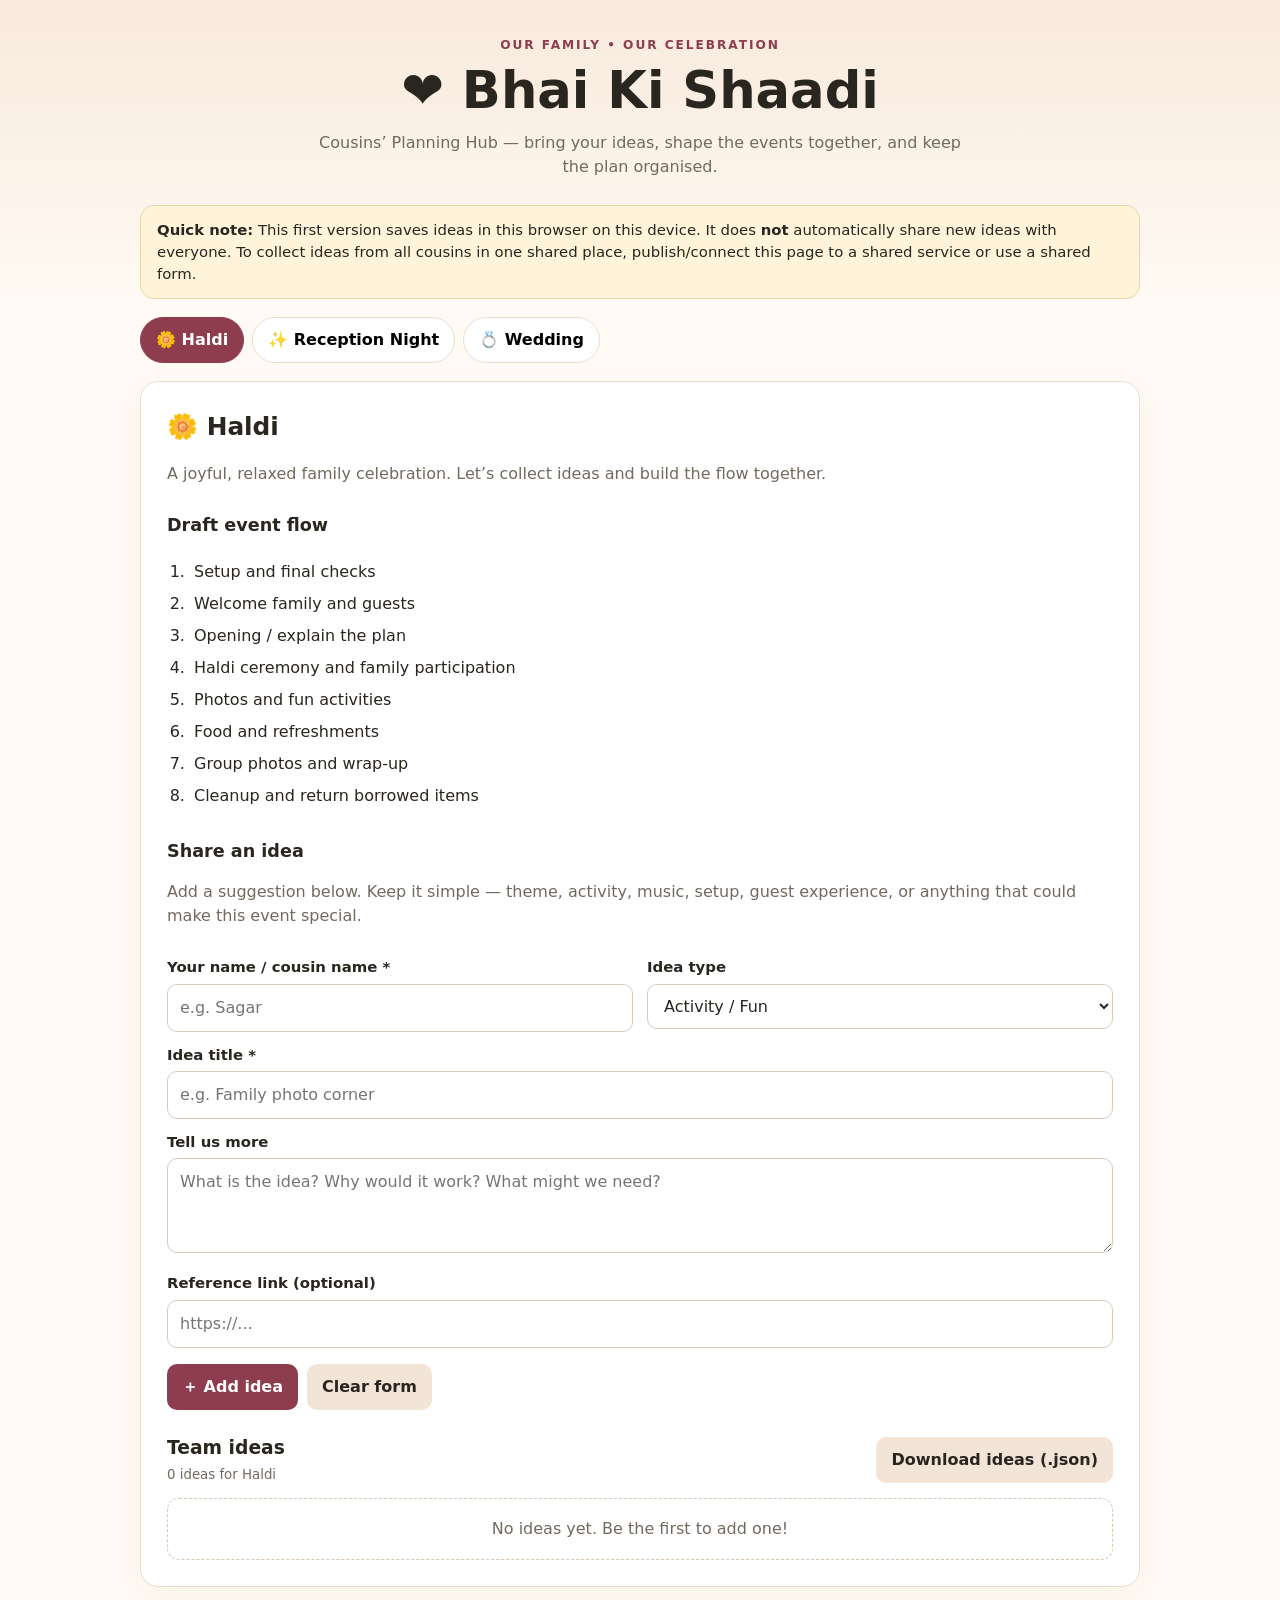
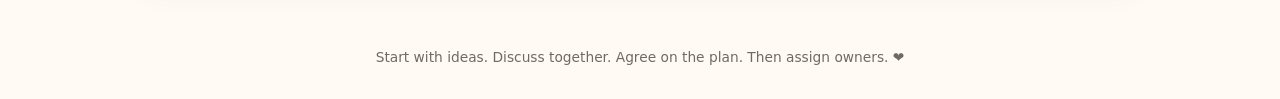
<file: bhai_ki_shaadi_planning_hub.html>
<!doctype html>
<html lang="en">
<head>
<meta charset="utf-8">
<meta name="viewport" content="width=device-width, initial-scale=1">
<title>Bhai Ki Shaadi — Cousins' Planning Hub</title>
<style>
  :root { --ink:#29251f; --muted:#716a61; --paper:#fffaf3; --card:#fff; --line:#eadfce; --accent:#8d3d4d; --accent2:#f3e4d8; --green:#416b52; }
  * { box-sizing:border-box; }
  body { margin:0; color:var(--ink); background:linear-gradient(180deg,#f8e9dc 0,#fffaf3 300px); font:16px/1.5 system-ui,-apple-system,BlinkMacSystemFont,"Segoe UI",sans-serif; }
  header { padding:36px 18px 26px; text-align:center; }
  header .eyebrow { text-transform:uppercase; letter-spacing:.16em; font-size:.76rem; color:var(--accent); font-weight:750; }
  h1 { margin:8px 0; font-size:clamp(2rem,6vw,3.2rem); line-height:1.1; }
  header p { max-width:650px; margin:12px auto 0; color:var(--muted); }
  main { width:min(100% - 28px,1000px); margin:0 auto 60px; }
  .notice { background:#fff3d9; border:1px solid #ead7a9; border-radius:14px; padding:13px 16px; margin-bottom:18px; font-size:.93rem; }
  .tabs { display:flex; gap:8px; flex-wrap:wrap; margin:18px 0; }
  .tab { border:1px solid var(--line); background:white; padding:10px 15px; border-radius:999px; cursor:pointer; font:inherit; font-weight:700; }
  .tab[aria-selected="true"] { background:var(--accent); color:white; border-color:var(--accent); }
  .panel { background:var(--card); border:1px solid var(--line); border-radius:18px; padding:clamp(16px,3vw,26px); box-shadow:0 8px 30px #55351a0a; }
  .panel h2 { margin:0 0 4px; font-size:1.55rem; }
  .muted { color:var(--muted); }
  .flow { margin:18px 0 24px; padding-left:23px; }
  .flow li { padding:4px 0 4px 4px; }
  .section-title { margin:26px 0 10px; font-size:1.1rem; }
  label { display:block; font-weight:700; margin:12px 0 5px; font-size:.93rem; }
  input,select,textarea { width:100%; padding:11px 12px; border:1px solid #d9cbbb; border-radius:10px; font:inherit; background:#fff; color:var(--ink); }
  textarea { min-height:95px; resize:vertical; }
  input:focus,select:focus,textarea:focus,button:focus-visible { outline:3px solid #d9a8af; outline-offset:2px; }
  .form-grid { display:grid; grid-template-columns:repeat(2,minmax(0,1fr)); gap:0 14px; }
  .full { grid-column:1/-1; }
  .btn { border:0; border-radius:10px; padding:11px 15px; font:inherit; font-weight:750; cursor:pointer; }
  .primary { background:var(--accent); color:white; }
  .secondary { background:var(--accent2); color:var(--ink); }
  .actions { display:flex; gap:9px; flex-wrap:wrap; margin-top:16px; }
  .ideas-head { display:flex; justify-content:space-between; align-items:center; gap:10px; flex-wrap:wrap; margin-top:24px; }
  .idea-list { display:grid; gap:12px; margin-top:12px; }
  .idea { border:1px solid var(--line); border-radius:13px; padding:14px; background:#fffdf9; }
  .idea-top { display:flex; justify-content:space-between; gap:10px; align-items:start; }
  .idea h3 { margin:0; font-size:1.05rem; overflow-wrap:anywhere; }
  .pill { font-size:.75rem; padding:3px 8px; border-radius:999px; background:var(--accent2); white-space:nowrap; }
  .idea p { margin:8px 0; white-space:pre-wrap; overflow-wrap:anywhere; }
  .idea small { color:var(--muted); }
  .idea-actions { display:flex; gap:8px; margin-top:10px; }
  .empty { border:1px dashed #d8c7b4; padding:18px; border-radius:12px; color:var(--muted); text-align:center; }
  footer { text-align:center; padding:0 18px 32px; color:var(--muted); font-size:.86rem; }
  @media(max-width:620px) { .form-grid { grid-template-columns:1fr; } .full { grid-column:auto; } .idea-top { align-items:start; } }
</style>
</head>
<body>
<header>
  <div class="eyebrow">Our family • Our celebration</div>
  <h1>❤️ Bhai Ki Shaadi</h1>
  <p>Cousins’ Planning Hub — bring your ideas, shape the events together, and keep the plan organised.</p>
</header>
<main>
  <div class="notice"><strong>Quick note:</strong> This first version saves ideas in this browser on this device. It does <strong>not</strong> automatically share new ideas with everyone. To collect ideas from all cousins in one shared place, publish/connect this page to a shared service or use a shared form.</div>
  <div class="tabs" role="tablist" aria-label="Wedding events">
    <button class="tab" role="tab" aria-selected="true" data-event="Haldi">🌼 Haldi</button>
    <button class="tab" role="tab" aria-selected="false" data-event="Reception Night">✨ Reception Night</button>
    <button class="tab" role="tab" aria-selected="false" data-event="Wedding">💍 Wedding</button>
  </div>
  <section class="panel" aria-live="polite">
    <h2 id="eventTitle">🌼 Haldi</h2>
    <p class="muted" id="eventDesc">A joyful, relaxed family celebration. Let’s collect ideas and build the flow together.</p>
    <h3 class="section-title">Draft event flow</h3>
    <ol class="flow" id="eventFlow"></ol>

    <h3 class="section-title">Share an idea</h3>
    <p class="muted">Add a suggestion below. Keep it simple — theme, activity, music, setup, guest experience, or anything that could make this event special.</p>
    <form id="ideaForm">
      <div class="form-grid">
        <div>
          <label for="person">Your name / cousin name *</label>
          <input id="person" name="person" maxlength="60" required placeholder="e.g. Sagar">
        </div>
        <div>
          <label for="category">Idea type</label>
          <select id="category" name="category">
            <option>Activity / Fun</option><option>Theme / Decoration</option><option>Music / Performance</option><option>Event flow</option><option>Guest experience</option><option>Food / Refreshments</option><option>Other</option>
          </select>
        </div>
        <div class="full">
          <label for="ideaTitle">Idea title *</label>
          <input id="ideaTitle" name="ideaTitle" maxlength="100" required placeholder="e.g. Family photo corner">
        </div>
        <div class="full">
          <label for="details">Tell us more</label>
          <textarea id="details" name="details" maxlength="1200" placeholder="What is the idea? Why would it work? What might we need?"></textarea>
        </div>
        <div class="full">
          <label for="link">Reference link (optional)</label>
          <input id="link" name="link" type="url" placeholder="https://..." maxlength="500">
        </div>
      </div>
      <div class="actions">
        <button class="btn primary" type="submit">＋ Add idea</button>
        <button class="btn secondary" type="reset">Clear form</button>
      </div>
    </form>

    <div class="ideas-head">
      <div><h3 style="margin:0">Team ideas</h3><small class="muted" id="ideaCount">0 ideas</small></div>
      <button class="btn secondary" id="exportBtn" type="button">Download ideas (.json)</button>
    </div>
    <div id="ideas" class="idea-list"><div class="empty">No ideas yet. Be the first to add one!</div></div>
  </section>
</main>
<footer>Start with ideas. Discuss together. Agree on the plan. Then assign owners. ❤️</footer>
<script>
(() => {
  const events = {
    "Haldi": {
      emoji:"🌼",
      desc:"A joyful, relaxed family celebration. Let’s collect ideas and build the flow together.",
      flow:["Setup and final checks","Welcome family and guests","Opening / explain the plan","Haldi ceremony and family participation","Photos and fun activities","Food and refreshments","Group photos and wrap-up","Cleanup and return borrowed items"]
    },
    "Reception Night": {
      emoji:"✨",
      desc:"A warm, memorable celebration for the couple and guests.",
      flow:["Team and vendor readiness check","Guest arrival and welcome","Couple’s entry","Welcome / opening announcement","Family greetings and photographs","Speeches, performances, or special moments","Cake cutting, if planned","Dinner and guest send-off","Venue and belongings check"]
    },
    "Wedding": {
      emoji:"💍",
      desc:"A meaningful Christian wedding, coordinated with the couple, family, and church.",
      flow:["Confirm ceremony details with the church and family","Check couple and wedding party readiness","Welcome and seat guests","Ceremony according to the church’s guidance","Couple and family photographs","Guest greetings and meal / refreshments, if planned","Check personal items and final arrangements"]
    }
  };
  const STORAGE = "bhaiKiShaadiIdeas_v1";
  let activeEvent = "Haldi";
  let ideas = [];
  try { ideas = JSON.parse(localStorage.getItem(STORAGE) || "[]"); if (!Array.isArray(ideas)) ideas = []; } catch (_) { ideas = []; }
  const $ = id => document.getElementById(id);
  const save = () => { try { localStorage.setItem(STORAGE, JSON.stringify(ideas)); } catch (_) {} };
  const safe = value => String(value ?? "").replace(/[&<>"']/g, ch => ({"&":"&amp;","<":"&lt;",">":"&gt;",'"':"&quot;","'":"&#39;"}[ch]));
  function renderEvent() {
    const e = events[activeEvent];
    $("eventTitle").textContent = e.emoji + " " + activeEvent;
    $("eventDesc").textContent = e.desc;
    $("eventFlow").replaceChildren(...e.flow.map(item => { const li=document.createElement("li"); li.textContent=item; return li; }));
    document.querySelectorAll(".tab").forEach(tab => tab.setAttribute("aria-selected", String(tab.dataset.event === activeEvent)));
    renderIdeas();
  }
  function renderIdeas() {
    const selected = ideas.filter(i => i.event === activeEvent);
    $("ideaCount").textContent = `${selected.length} idea${selected.length === 1 ? "" : "s"} for ${activeEvent}`;
    const container = $("ideas");
    if (!selected.length) { container.innerHTML = '<div class="empty">No ideas yet. Be the first to add one!</div>'; return; }
    container.innerHTML = selected.slice().reverse().map(i => `
      <article class="idea">
        <div class="idea-top"><h3>${safe(i.title)}</h3><span class="pill">${safe(i.category)}</span></div>
        <p>${safe(i.details || "No extra details added.")}</p>
        <small>Suggested by ${safe(i.person)}${i.date ? " · " + safe(i.date) : ""}</small>
        ${i.link ? `<p><a href="${safe(i.link)}" target="_blank" rel="noopener noreferrer">Open reference link ↗</a></p>` : ""}
        <div class="idea-actions"><button class="btn secondary" type="button" data-delete="${safe(i.id)}">Delete</button></div>
      </article>`).join("");
    container.querySelectorAll("[data-delete]").forEach(btn => btn.addEventListener("click", () => {
      if (!confirm("Delete this idea from this browser?")) return;
      ideas = ideas.filter(i => i.id !== btn.dataset.delete); save(); renderIdeas();
    }));
  }
  document.querySelectorAll(".tab").forEach(tab => tab.addEventListener("click", () => { activeEvent = tab.dataset.event; renderEvent(); }));
  $("ideaForm").addEventListener("submit", event => {
    event.preventDefault();
    const person = $("person").value.trim(), title = $("ideaTitle").value.trim(), link = $("link").value.trim();
    if (!person || !title) return;
    if (link && !/^https?:\/\//i.test(link)) { alert("Please enter a link starting with https:// or http://"); return; }
    ideas.push({id: (crypto.randomUUID ? crypto.randomUUID() : String(Date.now()) + Math.random()), event:activeEvent, person, category:$("category").value, title, details:$("details").value.trim(), link, date:new Date().toLocaleDateString()});
    save(); $("ideaForm").reset(); renderIdeas();
  });
  $("exportBtn").addEventListener("click", () => {
    const data = JSON.stringify(ideas, null, 2);
    const blob = new Blob([data], {type:"application/json"});
    const url = URL.createObjectURL(blob);
    const a = document.createElement("a"); a.href=url; a.download="bhai-ki-shaadi-ideas.json"; a.click(); URL.revokeObjectURL(url);
  });
  renderEvent();
})();
</script>
</body>
</html>
</file>
